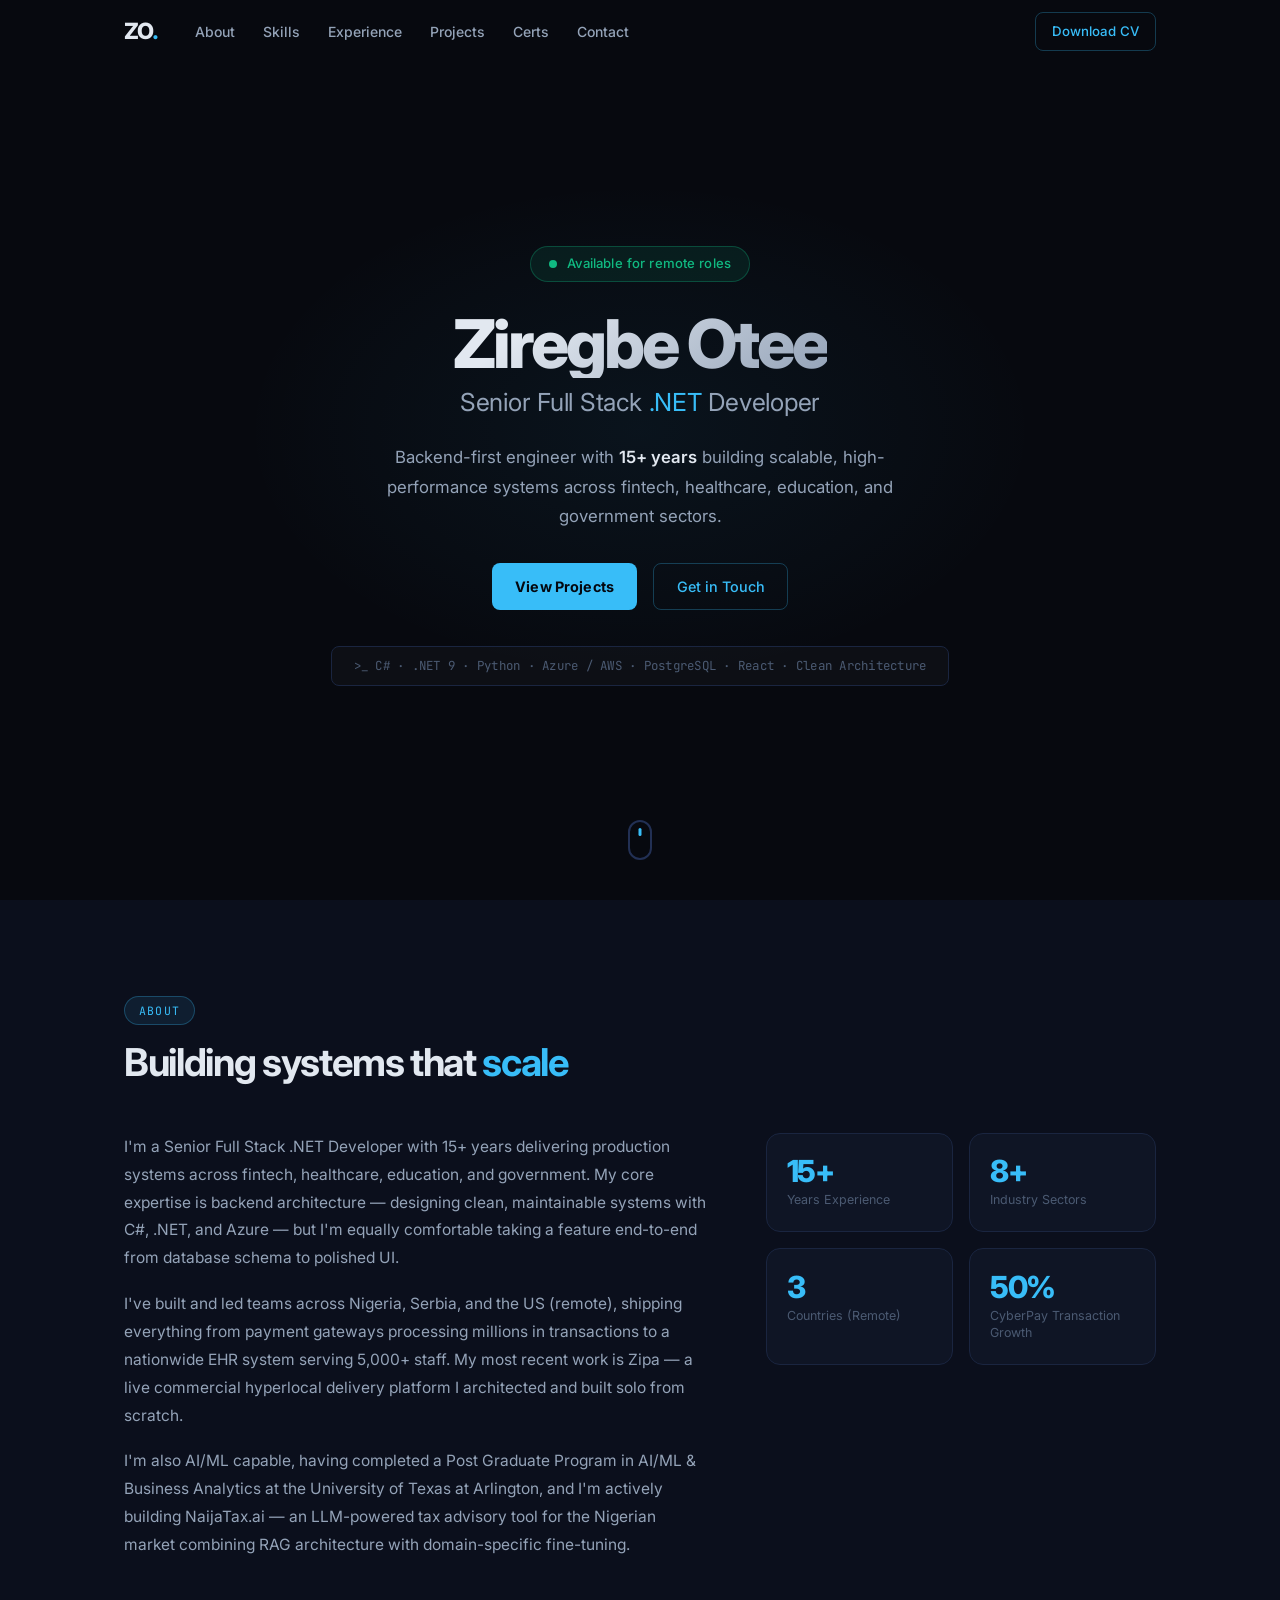
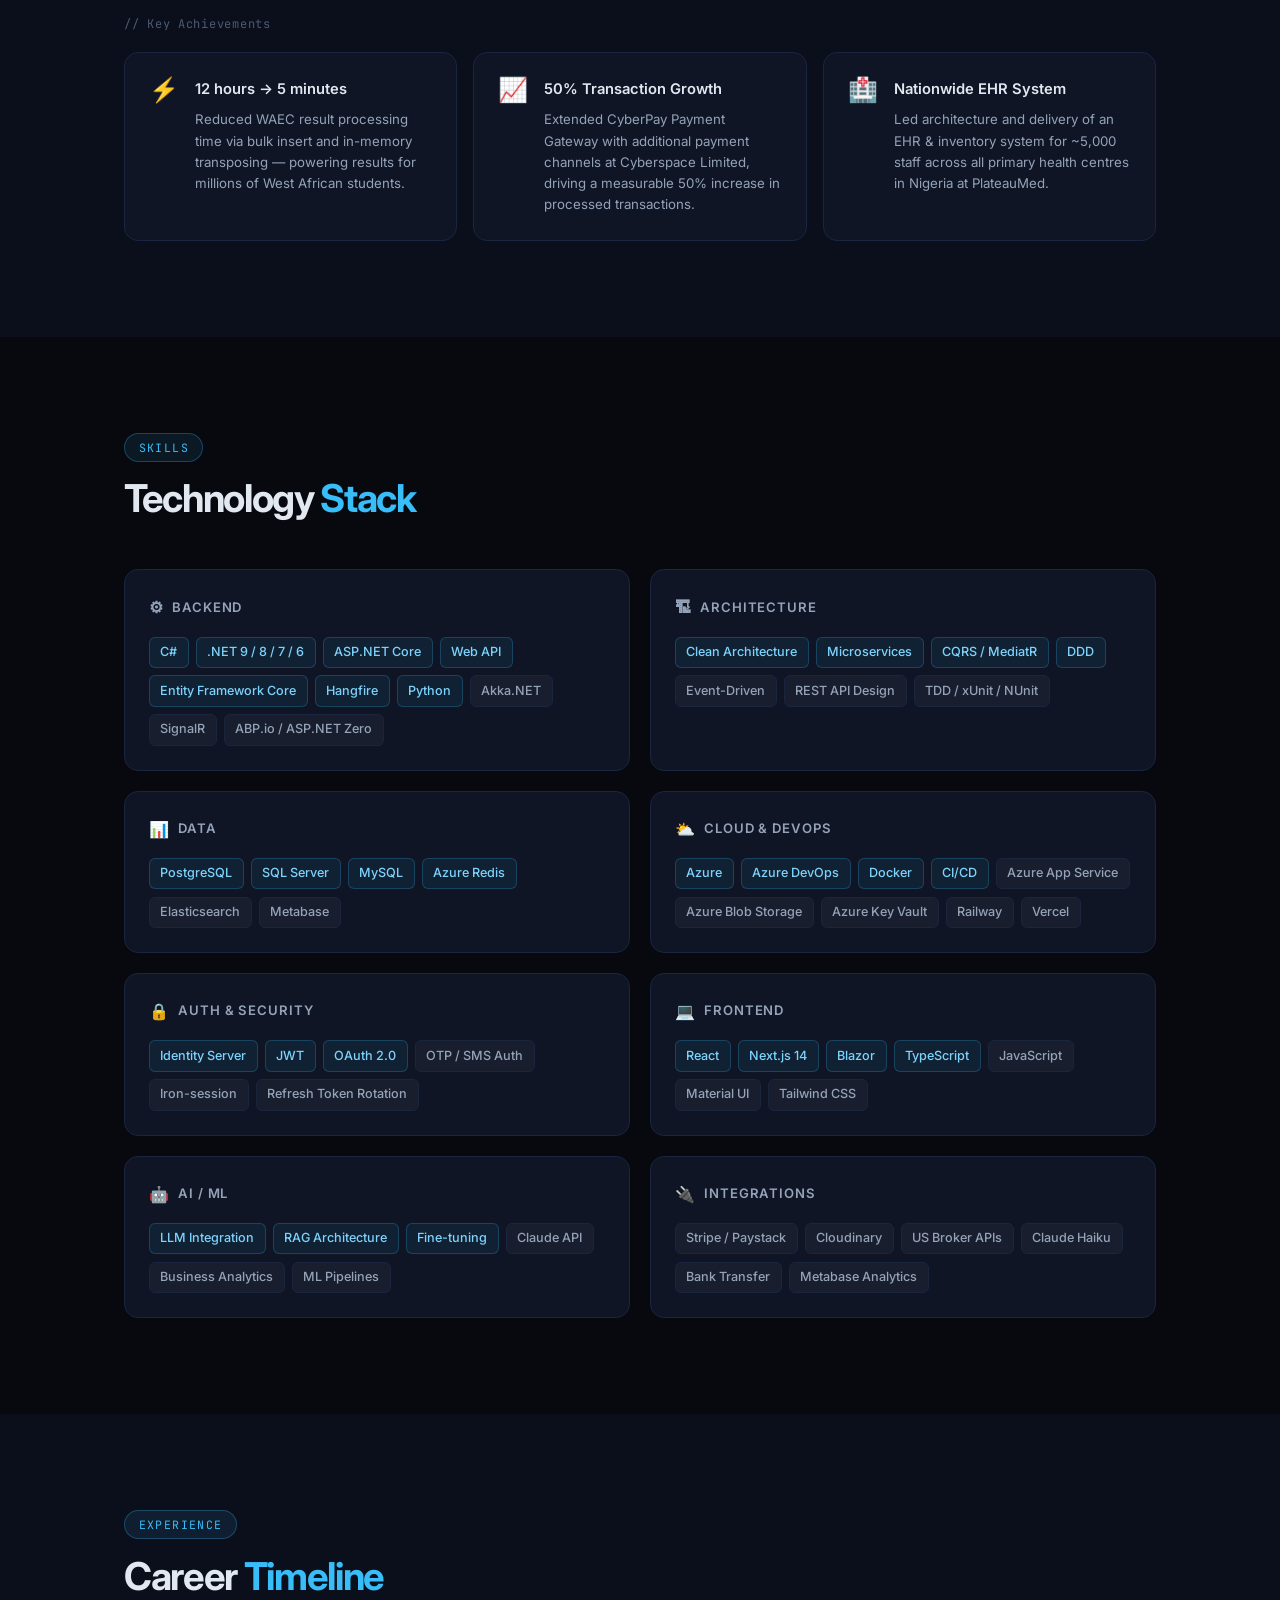
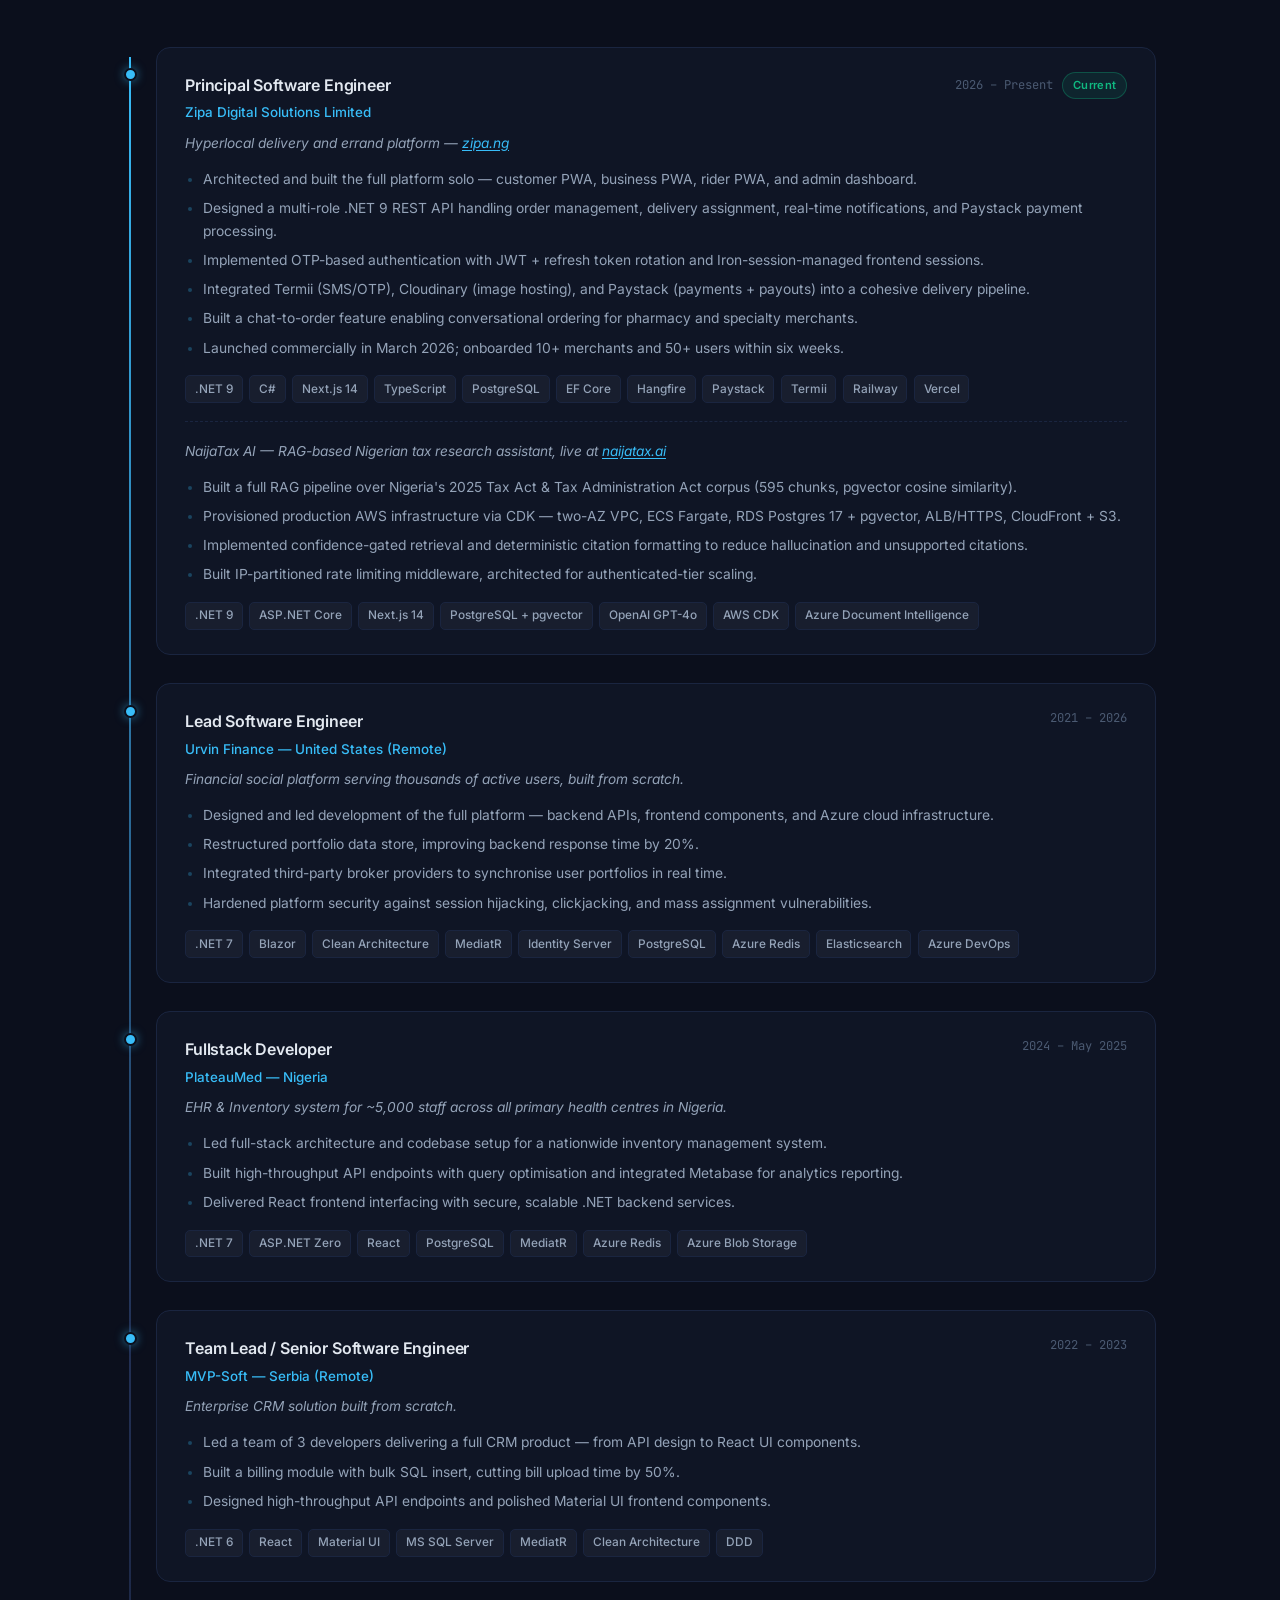
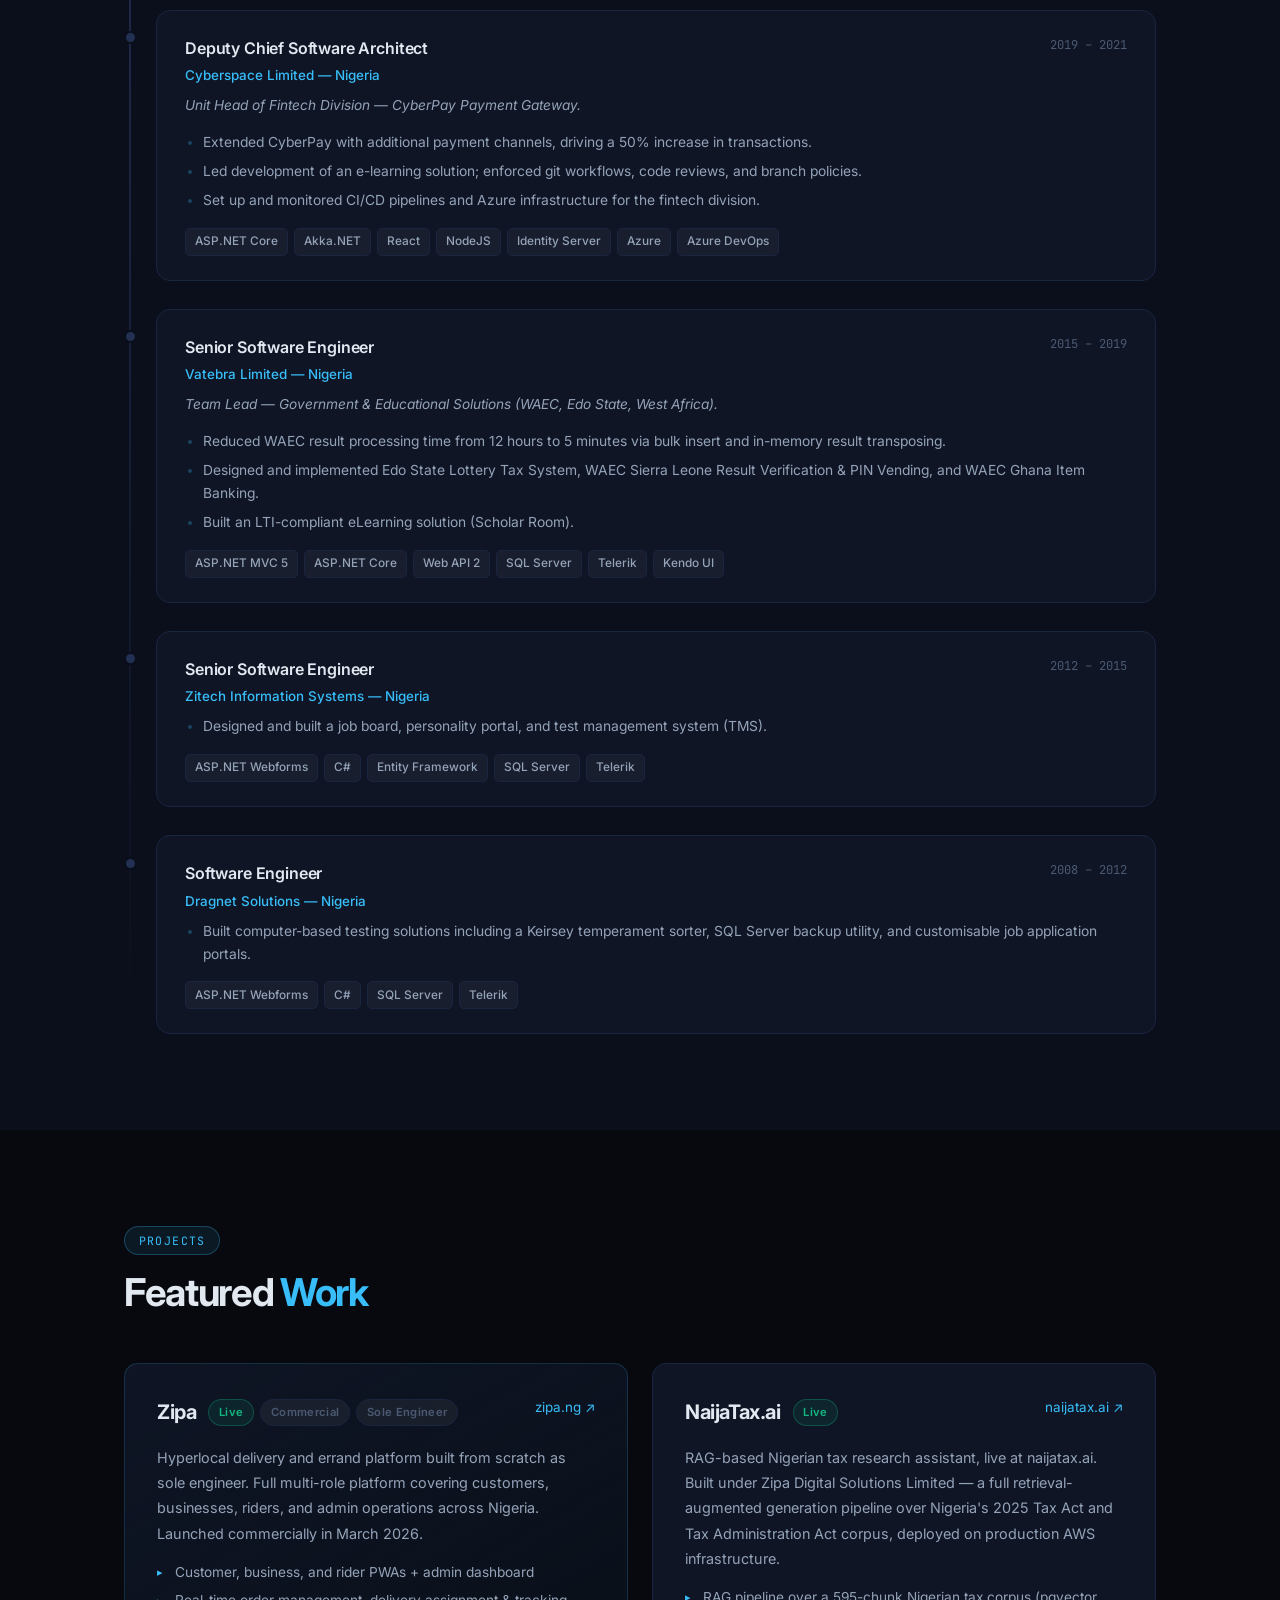
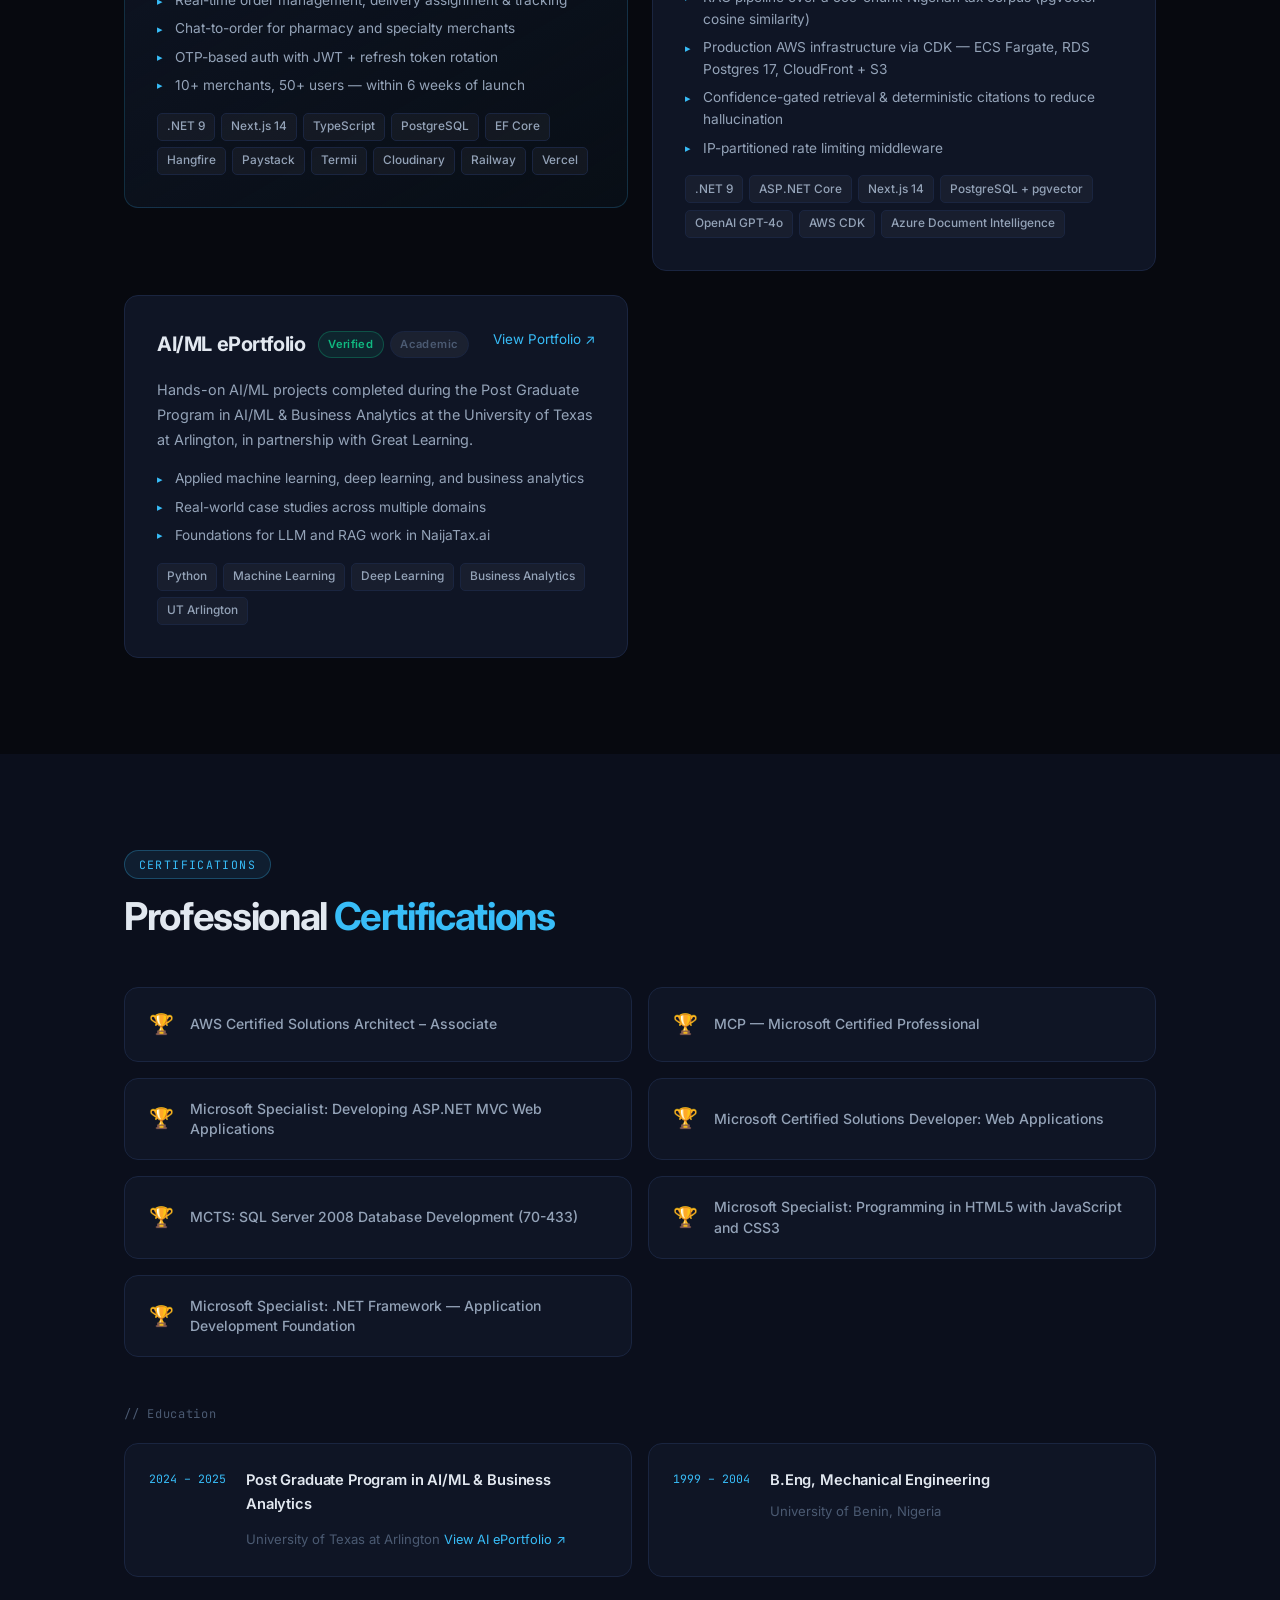
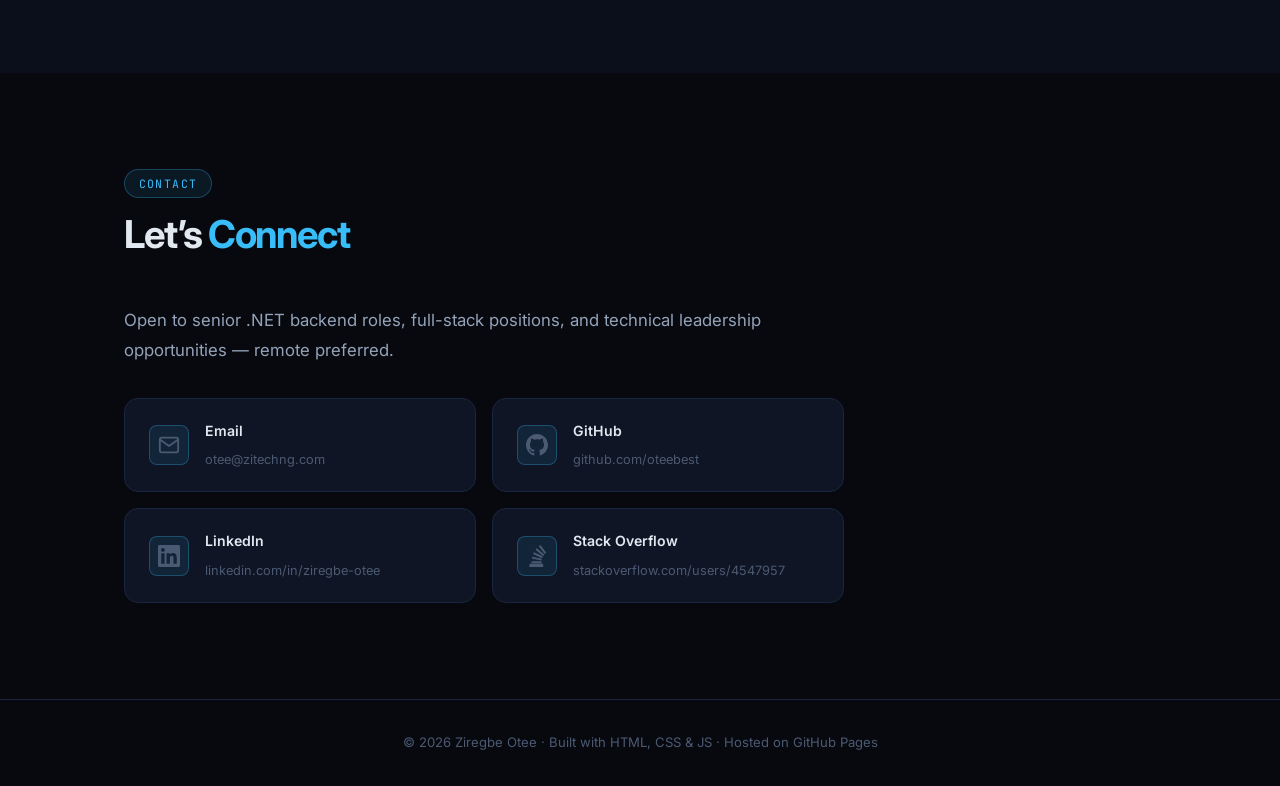
<file: index.html>
<!DOCTYPE html>
<html lang="en">
<head>
  <meta charset="UTF-8" />
  <meta name="viewport" content="width=device-width, initial-scale=1.0" />
  <meta name="description" content="Ziregbe Otee — Senior Full Stack .NET Developer with 15+ years building scalable systems in fintech, healthcare, and government sectors." />
  <meta property="og:title" content="Ziregbe Otee | Senior .NET Developer" />
  <meta property="og:description" content="Backend-first engineer specialising in C#, .NET, Azure, and clean architecture. Built live platforms serving real users across Nigeria and the US." />
  <meta property="og:type" content="website" />
  <meta name="google-site-verification" content="_x-bw4hzz89akofxD9hmZKyRz_i-U0UBUmwr-egbogo" />
  <title>Ziregbe Otee | Senior .NET Developer</title>
  <link rel="preconnect" href="https://fonts.googleapis.com" />
  <link rel="preconnect" href="https://fonts.gstatic.com" crossorigin />
  <link href="https://fonts.googleapis.com/css2?family=Inter:wght@300;400;500;600;700;800&family=JetBrains+Mono:wght@400;500&display=swap" rel="stylesheet" />
  <link rel="stylesheet" href="style.css" />
</head>
<body>

  <!-- ===== NAVBAR ===== -->
  <nav id="navbar">
    <div class="nav-container">
      <a href="#hero" class="nav-logo">ZO<span class="accent">.</span></a>
      <ul class="nav-links">
        <li><a href="#about">About</a></li>
        <li><a href="#skills">Skills</a></li>
        <li><a href="#experience">Experience</a></li>
        <li><a href="#projects">Projects</a></li>
        <li><a href="#certifications">Certs</a></li>
        <li><a href="#contact">Contact</a></li>
      </ul>
      <a href="Ziregbe Otee.pdf" class="btn btn-sm btn-outline" target="_blank" rel="noopener noreferrer">Download CV</a>
      <button class="nav-toggle" id="navToggle" aria-label="Toggle navigation menu">
        <span></span><span></span><span></span>
      </button>
    </div>
  </nav>

  <!-- ===== MOBILE MENU ===== -->
  <div class="mobile-menu" id="mobileMenu" aria-hidden="true">
    <ul>
      <li><a href="#about">About</a></li>
      <li><a href="#skills">Skills</a></li>
      <li><a href="#experience">Experience</a></li>
      <li><a href="#projects">Projects</a></li>
      <li><a href="#certifications">Certifications</a></li>
      <li><a href="#contact">Contact</a></li>
      <li><a href="Ziregbe Otee.pdf" target="_blank" rel="noopener noreferrer">Download CV</a></li>
    </ul>
  </div>

  <!-- ===== HERO ===== -->
  <section id="hero">
    <canvas id="particles"></canvas>
    <div class="hero-content">
      <div class="hero-badge animate">
        <span class="pulse-dot"></span>
        Available for remote roles
      </div>
      <h1 class="animate animate-delay-1">
        <span class="hero-name">Ziregbe Otee</span>
        <span class="hero-title">Senior Full Stack <span class="accent">.NET</span> Developer</span>
      </h1>
      <p class="hero-subtitle animate animate-delay-2">
        Backend-first engineer with <strong>15+ years</strong> building scalable, high-performance
        systems across fintech, healthcare, education, and government sectors.
      </p>
      <div class="hero-cta animate animate-delay-3">
        <a href="#projects" class="btn btn-primary">View Projects</a>
        <a href="#contact" class="btn btn-outline">Get in Touch</a>
      </div>
      <div class="hero-tech animate animate-delay-3">
        <span class="mono">&gt;_ C# &middot; .NET 9 &middot; Python &middot; Azure / AWS &middot; PostgreSQL &middot; React &middot; Clean Architecture</span>
      </div>
    </div>
    <div class="hero-scroll">
      <div class="scroll-indicator"></div>
    </div>
  </section>

  <!-- ===== ABOUT ===== -->
  <section id="about">
    <div class="container">
      <div class="section-header animate">
        <span class="section-tag">About</span>
        <h2>Building systems that <span class="accent">scale</span></h2>
      </div>
      <div class="about-grid">
        <div class="about-text animate">
          <p>I'm a Senior Full Stack .NET Developer with 15+ years delivering production systems across fintech, healthcare, education, and government. My core expertise is backend architecture — designing clean, maintainable systems with C#, .NET, and Azure — but I'm equally comfortable taking a feature end-to-end from database schema to polished UI.</p>
          <p>I've built and led teams across Nigeria, Serbia, and the US (remote), shipping everything from payment gateways processing millions in transactions to a nationwide EHR system serving 5,000+ staff. My most recent work is Zipa — a live commercial hyperlocal delivery platform I architected and built solo from scratch.</p>
          <p>I'm also AI/ML capable, having completed a Post Graduate Program in AI/ML &amp; Business Analytics at the University of Texas at Arlington, and I'm actively building NaijaTax.ai — an LLM-powered tax advisory tool for the Nigerian market combining RAG architecture with domain-specific fine-tuning.</p>
        </div>
        <div class="about-stats animate animate-delay-1">
          <div class="stat-card">
            <span class="stat-number">15+</span>
            <span class="stat-label">Years Experience</span>
          </div>
          <div class="stat-card">
            <span class="stat-number">8+</span>
            <span class="stat-label">Industry Sectors</span>
          </div>
          <div class="stat-card">
            <span class="stat-number">3</span>
            <span class="stat-label">Countries (Remote)</span>
          </div>
          <div class="stat-card">
            <span class="stat-number">50%</span>
            <span class="stat-label">CyberPay Transaction Growth</span>
          </div>
        </div>
      </div>

      <div class="achievements animate">
        <div class="achievements-label mono">// Key Achievements</div>
        <div class="achievement-grid">
          <div class="achievement-card">
            <div class="achievement-icon">&#9889;</div>
            <div class="achievement-body">
              <strong>12 hours &rarr; 5 minutes</strong>
              <p>Reduced WAEC result processing time via bulk insert and in-memory transposing — powering results for millions of West African students.</p>
            </div>
          </div>
          <div class="achievement-card">
            <div class="achievement-icon">&#128200;</div>
            <div class="achievement-body">
              <strong>50% Transaction Growth</strong>
              <p>Extended CyberPay Payment Gateway with additional payment channels at Cyberspace Limited, driving a measurable 50% increase in processed transactions.</p>
            </div>
          </div>
          <div class="achievement-card">
            <div class="achievement-icon">&#127973;</div>
            <div class="achievement-body">
              <strong>Nationwide EHR System</strong>
              <p>Led architecture and delivery of an EHR &amp; inventory system for ~5,000 staff across all primary health centres in Nigeria at PlateauMed.</p>
            </div>
          </div>
        </div>
      </div>
    </div>
  </section>

  <!-- ===== SKILLS ===== -->
  <section id="skills">
    <div class="container">
      <div class="section-header animate">
        <span class="section-tag">Skills</span>
        <h2>Technology <span class="accent">Stack</span></h2>
      </div>
      <div class="skills-grid">

        <div class="skill-group animate">
          <h4><span class="skill-icon">&#9881;</span> Backend</h4>
          <div class="tags">
            <span class="tag tag-primary">C#</span>
            <span class="tag tag-primary">.NET 9 / 8 / 7 / 6</span>
            <span class="tag tag-primary">ASP.NET Core</span>
            <span class="tag tag-primary">Web API</span>
            <span class="tag tag-primary">Entity Framework Core</span>
            <span class="tag tag-primary">Hangfire</span>
            <span class="tag tag-primary">Python</span>
            <span class="tag">Akka.NET</span>
            <span class="tag">SignalR</span>
            <span class="tag">ABP.io / ASP.NET Zero</span>
          </div>
        </div>

        <div class="skill-group animate animate-delay-1">
          <h4><span class="skill-icon">&#127959;</span> Architecture</h4>
          <div class="tags">
            <span class="tag tag-primary">Clean Architecture</span>
            <span class="tag tag-primary">Microservices</span>
            <span class="tag tag-primary">CQRS / MediatR</span>
            <span class="tag tag-primary">DDD</span>
            <span class="tag">Event-Driven</span>
            <span class="tag">REST API Design</span>
            <span class="tag">TDD / xUnit / NUnit</span>
          </div>
        </div>

        <div class="skill-group animate">
          <h4><span class="skill-icon">&#128202;</span> Data</h4>
          <div class="tags">
            <span class="tag tag-primary">PostgreSQL</span>
            <span class="tag tag-primary">SQL Server</span>
            <span class="tag tag-primary">MySQL</span>
            <span class="tag tag-primary">Azure Redis</span>
            <span class="tag">Elasticsearch</span>
            <span class="tag">Metabase</span>
          </div>
        </div>

        <div class="skill-group animate animate-delay-1">
          <h4><span class="skill-icon">&#9925;</span> Cloud &amp; DevOps</h4>
          <div class="tags">
            <span class="tag tag-primary">Azure</span>
            <span class="tag tag-primary">Azure DevOps</span>
            <span class="tag tag-primary">Docker</span>
            <span class="tag tag-primary">CI/CD</span>
            <span class="tag">Azure App Service</span>
            <span class="tag">Azure Blob Storage</span>
            <span class="tag">Azure Key Vault</span>
            <span class="tag">Railway</span>
            <span class="tag">Vercel</span>
          </div>
        </div>

        <div class="skill-group animate">
          <h4><span class="skill-icon">&#128274;</span> Auth &amp; Security</h4>
          <div class="tags">
            <span class="tag tag-primary">Identity Server</span>
            <span class="tag tag-primary">JWT</span>
            <span class="tag tag-primary">OAuth 2.0</span>
            <span class="tag">OTP / SMS Auth</span>
            <span class="tag">Iron-session</span>
            <span class="tag">Refresh Token Rotation</span>
          </div>
        </div>

        <div class="skill-group animate animate-delay-1">
          <h4><span class="skill-icon">&#128187;</span> Frontend</h4>
          <div class="tags">
            <span class="tag tag-primary">React</span>
            <span class="tag tag-primary">Next.js 14</span>
            <span class="tag tag-primary">Blazor</span>
            <span class="tag tag-primary">TypeScript</span>
            <span class="tag">JavaScript</span>
            <span class="tag">Material UI</span>
            <span class="tag">Tailwind CSS</span>
          </div>
        </div>

        <div class="skill-group animate">
          <h4><span class="skill-icon">&#129302;</span> AI / ML</h4>
          <div class="tags">
            <span class="tag tag-primary">LLM Integration</span>
            <span class="tag tag-primary">RAG Architecture</span>
            <span class="tag tag-primary">Fine-tuning</span>
            <span class="tag">Claude API</span>
            <span class="tag">Business Analytics</span>
            <span class="tag">ML Pipelines</span>
          </div>
        </div>

        <div class="skill-group animate animate-delay-1">
          <h4><span class="skill-icon">&#128268;</span> Integrations</h4>
          <div class="tags">
            <span class="tag">Stripe / Paystack</span>
            <span class="tag">Cloudinary</span>
            <span class="tag">US Broker APIs</span>
            <span class="tag">Claude Haiku</span>
            <span class="tag">Bank Transfer</span>
            <span class="tag">Metabase Analytics</span>
          </div>
        </div>

      </div>
    </div>
  </section>

  <!-- ===== EXPERIENCE ===== -->
  <section id="experience">
    <div class="container">
      <div class="section-header animate">
        <span class="section-tag">Experience</span>
        <h2>Career <span class="accent">Timeline</span></h2>
      </div>
      <div class="timeline">

        <div class="timeline-item animate">
          <div class="timeline-marker marker-accent"></div>
          <div class="timeline-card">
            <div class="timeline-header">
              <div class="timeline-role">
                <h3>Principal Software Engineer</h3>
                <span class="company">Zipa Digital Solutions Limited</span>
              </div>
              <div class="timeline-meta">
                <span class="period">2026 &ndash; Present</span>
                <span class="badge badge-green">Current</span>
              </div>
            </div>
            <p class="timeline-context">Hyperlocal delivery and errand platform &mdash;
              <a href="https://zipa.ng" target="_blank" rel="noopener noreferrer">zipa.ng</a>
            </p>
            <ul class="timeline-bullets">
              <li>Architected and built the full platform solo &mdash; customer PWA, business PWA, rider PWA, and admin dashboard.</li>
              <li>Designed a multi-role .NET 9 REST API handling order management, delivery assignment, real-time notifications, and Paystack payment processing.</li>
              <li>Implemented OTP-based authentication with JWT + refresh token rotation and Iron-session-managed frontend sessions.</li>
              <li>Integrated Termii (SMS/OTP), Cloudinary (image hosting), and Paystack (payments + payouts) into a cohesive delivery pipeline.</li>
              <li>Built a chat-to-order feature enabling conversational ordering for pharmacy and specialty merchants.</li>
              <li>Launched commercially in March 2026; onboarded 10+ merchants and 50+ users within six weeks.</li>
            </ul>
            <div class="stack-tags">
              <span class="tag tag-sm">.NET 9</span>
              <span class="tag tag-sm">C#</span>
              <span class="tag tag-sm">Next.js 14</span>
              <span class="tag tag-sm">TypeScript</span>
              <span class="tag tag-sm">PostgreSQL</span>
              <span class="tag tag-sm">EF Core</span>
              <span class="tag tag-sm">Hangfire</span>
              <span class="tag tag-sm">Paystack</span>
              <span class="tag tag-sm">Termii</span>
              <span class="tag tag-sm">Railway</span>
              <span class="tag tag-sm">Vercel</span>
            </div>
            <div class="timeline-subproject">
              <p class="timeline-context">
                NaijaTax AI &mdash; RAG-based Nigerian tax research assistant, live at
                <a href="https://naijatax.ai" target="_blank" rel="noopener noreferrer">naijatax.ai</a>
              </p>
              <ul class="timeline-bullets">
                <li>Built a full RAG pipeline over Nigeria's 2025 Tax Act &amp; Tax Administration Act corpus (595 chunks, pgvector cosine similarity).</li>
                <li>Provisioned production AWS infrastructure via CDK &mdash; two-AZ VPC, ECS Fargate, RDS Postgres 17 + pgvector, ALB/HTTPS, CloudFront + S3.</li>
                <li>Implemented confidence-gated retrieval and deterministic citation formatting to reduce hallucination and unsupported citations.</li>
                <li>Built IP-partitioned rate limiting middleware, architected for authenticated-tier scaling.</li>
              </ul>
              <div class="stack-tags">
                <span class="tag tag-sm">.NET 9</span>
                <span class="tag tag-sm">ASP.NET Core</span>
                <span class="tag tag-sm">Next.js 14</span>
                <span class="tag tag-sm">PostgreSQL + pgvector</span>
                <span class="tag tag-sm">OpenAI GPT-4o</span>
                <span class="tag tag-sm">AWS CDK</span>
                <span class="tag tag-sm">Azure Document Intelligence</span>
              </div>
            </div>
          </div>
        </div>

        <div class="timeline-item animate">
          <div class="timeline-marker marker-accent"></div>
          <div class="timeline-card">
            <div class="timeline-header">
              <div class="timeline-role">
                <h3>Lead Software Engineer</h3>
                <span class="company">Urvin Finance &mdash; United States (Remote)</span>
              </div>
              <div class="timeline-meta">
                <span class="period">2021 &ndash; 2026</span>
              </div>
            </div>
            <p class="timeline-context">Financial social platform serving thousands of active users, built from scratch.</p>
            <ul class="timeline-bullets">
              <li>Designed and led development of the full platform &mdash; backend APIs, frontend components, and Azure cloud infrastructure.</li>
              <li>Restructured portfolio data store, improving backend response time by 20%.</li>
              <li>Integrated third-party broker providers to synchronise user portfolios in real time.</li>
              <li>Hardened platform security against session hijacking, clickjacking, and mass assignment vulnerabilities.</li>
            </ul>
            <div class="stack-tags">
              <span class="tag tag-sm">.NET 7</span>
              <span class="tag tag-sm">Blazor</span>
              <span class="tag tag-sm">Clean Architecture</span>
              <span class="tag tag-sm">MediatR</span>
              <span class="tag tag-sm">Identity Server</span>
              <span class="tag tag-sm">PostgreSQL</span>
              <span class="tag tag-sm">Azure Redis</span>
              <span class="tag tag-sm">Elasticsearch</span>
              <span class="tag tag-sm">Azure DevOps</span>
            </div>
          </div>
        </div>

        <div class="timeline-item animate">
          <div class="timeline-marker marker-accent"></div>
          <div class="timeline-card">
            <div class="timeline-header">
              <div class="timeline-role">
                <h3>Fullstack Developer</h3>
                <span class="company">PlateauMed &mdash; Nigeria</span>
              </div>
              <div class="timeline-meta">
                <span class="period">2024 &ndash; May 2025</span>
              </div>
            </div>
            <p class="timeline-context">EHR &amp; Inventory system for ~5,000 staff across all primary health centres in Nigeria.</p>
            <ul class="timeline-bullets">
              <li>Led full-stack architecture and codebase setup for a nationwide inventory management system.</li>
              <li>Built high-throughput API endpoints with query optimisation and integrated Metabase for analytics reporting.</li>
              <li>Delivered React frontend interfacing with secure, scalable .NET backend services.</li>
            </ul>
            <div class="stack-tags">
              <span class="tag tag-sm">.NET 7</span>
              <span class="tag tag-sm">ASP.NET Zero</span>
              <span class="tag tag-sm">React</span>
              <span class="tag tag-sm">PostgreSQL</span>
              <span class="tag tag-sm">MediatR</span>
              <span class="tag tag-sm">Azure Redis</span>
              <span class="tag tag-sm">Azure Blob Storage</span>
            </div>
          </div>
        </div>

        <div class="timeline-item animate">
          <div class="timeline-marker marker-accent"></div>
          <div class="timeline-card">
            <div class="timeline-header">
              <div class="timeline-role">
                <h3>Team Lead / Senior Software Engineer</h3>
                <span class="company">MVP-Soft &mdash; Serbia (Remote)</span>
              </div>
              <div class="timeline-meta">
                <span class="period">2022 &ndash; 2023</span>
              </div>
            </div>
            <p class="timeline-context">Enterprise CRM solution built from scratch.</p>
            <ul class="timeline-bullets">
              <li>Led a team of 3 developers delivering a full CRM product &mdash; from API design to React UI components.</li>
              <li>Built a billing module with bulk SQL insert, cutting bill upload time by 50%.</li>
              <li>Designed high-throughput API endpoints and polished Material UI frontend components.</li>
            </ul>
            <div class="stack-tags">
              <span class="tag tag-sm">.NET 6</span>
              <span class="tag tag-sm">React</span>
              <span class="tag tag-sm">Material UI</span>
              <span class="tag tag-sm">MS SQL Server</span>
              <span class="tag tag-sm">MediatR</span>
              <span class="tag tag-sm">Clean Architecture</span>
              <span class="tag tag-sm">DDD</span>
            </div>
          </div>
        </div>

        <div class="timeline-item animate">
          <div class="timeline-marker marker-dim"></div>
          <div class="timeline-card">
            <div class="timeline-header">
              <div class="timeline-role">
                <h3>Deputy Chief Software Architect</h3>
                <span class="company">Cyberspace Limited &mdash; Nigeria</span>
              </div>
              <div class="timeline-meta">
                <span class="period">2019 &ndash; 2021</span>
              </div>
            </div>
            <p class="timeline-context">Unit Head of Fintech Division &mdash; CyberPay Payment Gateway.</p>
            <ul class="timeline-bullets">
              <li>Extended CyberPay with additional payment channels, driving a 50% increase in transactions.</li>
              <li>Led development of an e-learning solution; enforced git workflows, code reviews, and branch policies.</li>
              <li>Set up and monitored CI/CD pipelines and Azure infrastructure for the fintech division.</li>
            </ul>
            <div class="stack-tags">
              <span class="tag tag-sm">ASP.NET Core</span>
              <span class="tag tag-sm">Akka.NET</span>
              <span class="tag tag-sm">React</span>
              <span class="tag tag-sm">NodeJS</span>
              <span class="tag tag-sm">Identity Server</span>
              <span class="tag tag-sm">Azure</span>
              <span class="tag tag-sm">Azure DevOps</span>
            </div>
          </div>
        </div>

        <div class="timeline-item animate">
          <div class="timeline-marker marker-dim"></div>
          <div class="timeline-card">
            <div class="timeline-header">
              <div class="timeline-role">
                <h3>Senior Software Engineer</h3>
                <span class="company">Vatebra Limited &mdash; Nigeria</span>
              </div>
              <div class="timeline-meta">
                <span class="period">2015 &ndash; 2019</span>
              </div>
            </div>
            <p class="timeline-context">Team Lead &mdash; Government &amp; Educational Solutions (WAEC, Edo State, West Africa).</p>
            <ul class="timeline-bullets">
              <li>Reduced WAEC result processing time from 12 hours to 5 minutes via bulk insert and in-memory result transposing.</li>
              <li>Designed and implemented Edo State Lottery Tax System, WAEC Sierra Leone Result Verification &amp; PIN Vending, and WAEC Ghana Item Banking.</li>
              <li>Built an LTI-compliant eLearning solution (Scholar Room).</li>
            </ul>
            <div class="stack-tags">
              <span class="tag tag-sm">ASP.NET MVC 5</span>
              <span class="tag tag-sm">ASP.NET Core</span>
              <span class="tag tag-sm">Web API 2</span>
              <span class="tag tag-sm">SQL Server</span>
              <span class="tag tag-sm">Telerik</span>
              <span class="tag tag-sm">Kendo UI</span>
            </div>
          </div>
        </div>

        <div class="timeline-item animate">
          <div class="timeline-marker marker-dim"></div>
          <div class="timeline-card">
            <div class="timeline-header">
              <div class="timeline-role">
                <h3>Senior Software Engineer</h3>
                <span class="company">Zitech Information Systems &mdash; Nigeria</span>
              </div>
              <div class="timeline-meta">
                <span class="period">2012 &ndash; 2015</span>
              </div>
            </div>
            <ul class="timeline-bullets">
              <li>Designed and built a job board, personality portal, and test management system (TMS).</li>
            </ul>
            <div class="stack-tags">
              <span class="tag tag-sm">ASP.NET Webforms</span>
              <span class="tag tag-sm">C#</span>
              <span class="tag tag-sm">Entity Framework</span>
              <span class="tag tag-sm">SQL Server</span>
              <span class="tag tag-sm">Telerik</span>
            </div>
          </div>
        </div>

        <div class="timeline-item animate">
          <div class="timeline-marker marker-dim"></div>
          <div class="timeline-card">
            <div class="timeline-header">
              <div class="timeline-role">
                <h3>Software Engineer</h3>
                <span class="company">Dragnet Solutions &mdash; Nigeria</span>
              </div>
              <div class="timeline-meta">
                <span class="period">2008 &ndash; 2012</span>
              </div>
            </div>
            <ul class="timeline-bullets">
              <li>Built computer-based testing solutions including a Keirsey temperament sorter, SQL Server backup utility, and customisable job application portals.</li>
            </ul>
            <div class="stack-tags">
              <span class="tag tag-sm">ASP.NET Webforms</span>
              <span class="tag tag-sm">C#</span>
              <span class="tag tag-sm">SQL Server</span>
              <span class="tag tag-sm">Telerik</span>
            </div>
          </div>
        </div>

      </div>
    </div>
  </section>

  <!-- ===== PROJECTS ===== -->
  <section id="projects">
    <div class="container">
      <div class="section-header animate">
        <span class="section-tag">Projects</span>
        <h2>Featured <span class="accent">Work</span></h2>
      </div>
      <div class="projects-grid">

        <div class="project-card project-featured animate">
          <div class="project-header">
            <div class="project-title-row">
              <h3>Zipa</h3>
              <div class="project-badges">
                <span class="badge badge-green">Live</span>
                <span class="badge">Commercial</span>
                <span class="badge">Sole Engineer</span>
              </div>
            </div>
            <a href="https://zipa.ng" target="_blank" rel="noopener noreferrer" class="project-link">
              zipa.ng &#8599;
            </a>
          </div>
          <p class="project-description">
            Hyperlocal delivery and errand platform built from scratch as sole engineer. Full multi-role platform covering customers, businesses, riders, and admin operations across Nigeria. Launched commercially in March 2026.
          </p>
          <ul class="project-highlights">
            <li>Customer, business, and rider PWAs + admin dashboard</li>
            <li>Real-time order management, delivery assignment &amp; tracking</li>
            <li>Chat-to-order for pharmacy and specialty merchants</li>
            <li>OTP-based auth with JWT + refresh token rotation</li>
            <li>10+ merchants, 50+ users &mdash; within 6 weeks of launch</li>
          </ul>
          <div class="stack-tags">
            <span class="tag tag-sm">.NET 9</span>
            <span class="tag tag-sm">Next.js 14</span>
            <span class="tag tag-sm">TypeScript</span>
            <span class="tag tag-sm">PostgreSQL</span>
            <span class="tag tag-sm">EF Core</span>
            <span class="tag tag-sm">Hangfire</span>
            <span class="tag tag-sm">Paystack</span>
            <span class="tag tag-sm">Termii</span>
            <span class="tag tag-sm">Cloudinary</span>
            <span class="tag tag-sm">Railway</span>
            <span class="tag tag-sm">Vercel</span>
          </div>
        </div>

        <div class="project-card animate animate-delay-1">
          <div class="project-header">
            <div class="project-title-row">
              <h3>NaijaTax.ai</h3>
              <div class="project-badges">
                <span class="badge badge-green">Live</span>
              </div>
            </div>
            <a href="https://naijatax.ai" target="_blank" rel="noopener noreferrer" class="project-link">
              naijatax.ai &#8599;
            </a>
          </div>
          <p class="project-description">
            RAG-based Nigerian tax research assistant, live at naijatax.ai. Built under Zipa Digital Solutions Limited &mdash; a full retrieval-augmented generation pipeline over Nigeria's 2025 Tax Act and Tax Administration Act corpus, deployed on production AWS infrastructure.
          </p>
          <ul class="project-highlights">
            <li>RAG pipeline over a 595-chunk Nigerian tax corpus (pgvector cosine similarity)</li>
            <li>Production AWS infrastructure via CDK &mdash; ECS Fargate, RDS Postgres 17, CloudFront + S3</li>
            <li>Confidence-gated retrieval &amp; deterministic citations to reduce hallucination</li>
            <li>IP-partitioned rate limiting middleware</li>
          </ul>
          <div class="stack-tags">
            <span class="tag tag-sm">.NET 9</span>
            <span class="tag tag-sm">ASP.NET Core</span>
            <span class="tag tag-sm">Next.js 14</span>
            <span class="tag tag-sm">PostgreSQL + pgvector</span>
            <span class="tag tag-sm">OpenAI GPT-4o</span>
            <span class="tag tag-sm">AWS CDK</span>
            <span class="tag tag-sm">Azure Document Intelligence</span>
          </div>
        </div>

        <div class="project-card animate animate-delay-2">
          <div class="project-header">
            <div class="project-title-row">
              <h3>AI/ML ePortfolio</h3>
              <div class="project-badges">
                <span class="badge badge-green">Verified</span>
                <span class="badge">Academic</span>
              </div>
            </div>
            <a href="https://www.mygreatlearning.com/eportfolio/ziregbe-otee" target="_blank" rel="noopener noreferrer" class="project-link">View Portfolio &#8599;</a>
          </div>
          <p class="project-description">
            Hands-on AI/ML projects completed during the Post Graduate Program in AI/ML &amp; Business Analytics at the University of Texas at Arlington, in partnership with Great Learning.
          </p>
          <ul class="project-highlights">
            <li>Applied machine learning, deep learning, and business analytics</li>
            <li>Real-world case studies across multiple domains</li>
            <li>Foundations for LLM and RAG work in NaijaTax.ai</li>
          </ul>
          <div class="stack-tags">
            <span class="tag tag-sm">Python</span>
            <span class="tag tag-sm">Machine Learning</span>
            <span class="tag tag-sm">Deep Learning</span>
            <span class="tag tag-sm">Business Analytics</span>
            <span class="tag tag-sm">UT Arlington</span>
          </div>
        </div>

      </div>
    </div>
  </section>

  <!-- ===== CERTIFICATIONS ===== -->
  <section id="certifications">
    <div class="container">
      <div class="section-header animate">
        <span class="section-tag">Certifications</span>
        <h2>Professional <span class="accent">Certifications</span></h2>
      </div>
      <div class="cert-grid animate">
        <div class="cert-card">
          <div class="cert-icon">&#127942;</div>
          <h4>AWS Certified Solutions Architect &ndash; Associate</h4>
        </div>
        <div class="cert-card">
          <div class="cert-icon">&#127942;</div>
          <h4>MCP &mdash; Microsoft Certified Professional</h4>
        </div>
        <div class="cert-card">
          <div class="cert-icon">&#127942;</div>
          <h4>Microsoft Specialist: Developing ASP.NET MVC Web Applications</h4>
        </div>
        <div class="cert-card">
          <div class="cert-icon">&#127942;</div>
          <h4>Microsoft Certified Solutions Developer: Web Applications</h4>
        </div>
        <div class="cert-card">
          <div class="cert-icon">&#127942;</div>
          <h4>MCTS: SQL Server 2008 Database Development (70-433)</h4>
        </div>
        <div class="cert-card">
          <div class="cert-icon">&#127942;</div>
          <h4>Microsoft Specialist: Programming in HTML5 with JavaScript and CSS3</h4>
        </div>
        <div class="cert-card">
          <div class="cert-icon">&#127942;</div>
          <h4>Microsoft Specialist: .NET Framework &mdash; Application Development Foundation</h4>
        </div>
      </div>

      <div class="education-section animate">
        <div class="achievements-label mono">// Education</div>
        <div class="education-grid">
          <div class="edu-card">
            <div class="edu-year">2024 &ndash; 2025</div>
            <div class="edu-info">
              <h4>Post Graduate Program in AI/ML &amp; Business Analytics</h4>
              <span>University of Texas at Arlington</span>
              <a href="https://www.mygreatlearning.com/eportfolio/ziregbe-otee" target="_blank" rel="noopener noreferrer" class="edu-link">View AI ePortfolio &#8599;</a>
            </div>
          </div>
          <div class="edu-card">
            <div class="edu-year">1999 &ndash; 2004</div>
            <div class="edu-info">
              <h4>B.Eng, Mechanical Engineering</h4>
              <span>University of Benin, Nigeria</span>
            </div>
          </div>
        </div>
      </div>

    </div>
  </section>

  <!-- ===== CONTACT ===== -->
  <section id="contact">
    <div class="container">
      <div class="section-header animate">
        <span class="section-tag">Contact</span>
        <h2>Let&rsquo;s <span class="accent">Connect</span></h2>
      </div>
      <div class="contact-content animate">
        <p class="contact-intro">
          Open to senior .NET backend roles, full-stack positions, and technical leadership opportunities &mdash; remote preferred.
        </p>
        <div class="contact-links">

          <a href="mailto:otee@zitechng.com" class="contact-card">
            <span class="contact-icon">
              <svg width="22" height="22" viewBox="0 0 24 24" fill="none" stroke="currentColor" stroke-width="2" stroke-linecap="round" stroke-linejoin="round"><path d="M4 4h16c1.1 0 2 .9 2 2v12c0 1.1-.9 2-2 2H4c-1.1 0-2-.9-2-2V6c0-1.1.9-2 2-2z"/><polyline points="22,6 12,13 2,6"/></svg>
            </span>
            <div>
              <strong>Email</strong>
              <span>otee@zitechng.com</span>
            </div>
          </a>

          <a href="https://github.com/oteebest" target="_blank" rel="noopener noreferrer" class="contact-card">
            <span class="contact-icon">
              <svg width="22" height="22" viewBox="0 0 24 24" fill="currentColor"><path d="M12 0C5.374 0 0 5.373 0 12c0 5.302 3.438 9.8 8.207 11.387.599.111.793-.261.793-.577v-2.234c-3.338.726-4.033-1.416-4.033-1.416-.546-1.387-1.333-1.756-1.333-1.756-1.089-.745.083-.729.083-.729 1.205.084 1.839 1.237 1.839 1.237 1.07 1.834 2.807 1.304 3.492.997.107-.775.418-1.305.762-1.604-2.665-.305-5.467-1.334-5.467-5.931 0-1.311.469-2.381 1.236-3.221-.124-.303-.535-1.524.117-3.176 0 0 1.008-.322 3.301 1.23A11.509 11.509 0 0112 5.803c1.02.005 2.047.138 3.006.404 2.291-1.552 3.297-1.23 3.297-1.23.653 1.653.242 2.874.118 3.176.77.84 1.235 1.911 1.235 3.221 0 4.609-2.807 5.624-5.479 5.921.43.372.823 1.102.823 2.222v3.293c0 .319.192.694.801.576C20.566 21.797 24 17.3 24 12c0-6.627-5.373-12-12-12z"/></svg>
            </span>
            <div>
              <strong>GitHub</strong>
              <span>github.com/oteebest</span>
            </div>
          </a>

          <a href="https://linkedin.com/in/ziregbe-otee" target="_blank" rel="noopener noreferrer" class="contact-card">
            <span class="contact-icon">
              <svg width="22" height="22" viewBox="0 0 24 24" fill="currentColor"><path d="M20.447 20.452h-3.554v-5.569c0-1.328-.027-3.037-1.852-3.037-1.853 0-2.136 1.445-2.136 2.939v5.667H9.351V9h3.414v1.561h.046c.477-.9 1.637-1.85 3.37-1.85 3.601 0 4.267 2.37 4.267 5.455v6.286zM5.337 7.433a2.062 2.062 0 01-2.063-2.065 2.064 2.064 0 112.063 2.065zm1.782 13.019H3.555V9h3.564v11.452zM22.225 0H1.771C.792 0 0 .774 0 1.729v20.542C0 23.227.792 24 1.771 24h20.451C23.2 24 24 23.227 24 22.271V1.729C24 .774 23.2 0 22.222 0h.003z"/></svg>
            </span>
            <div>
              <strong>LinkedIn</strong>
              <span>linkedin.com/in/ziregbe-otee</span>
            </div>
          </a>

          <a href="https://stackoverflow.com/users/4547957/ziregbe-otee" target="_blank" rel="noopener noreferrer" class="contact-card">
            <span class="contact-icon">
              <svg width="22" height="22" viewBox="0 0 24 24" fill="currentColor"><path d="M15.725 0l-1.72 1.277 6.39 8.588 1.716-1.277L15.725 0zm-3.94 3.418l-1.369 1.644 8.225 6.87 1.37-1.644-8.226-6.87zm-3.15 4.465l-.905 1.94 9.702 4.517.904-1.94-9.701-4.517zm-1.85 4.86l-.44 2.093 10.473 2.201.44-2.092-10.473-2.202zm-.74 4.978V20h10.96v-2.28H6.045zm-2.265 2.722H18.73V24H3.78v-7.557z"/></svg>
            </span>
            <div>
              <strong>Stack Overflow</strong>
              <span>stackoverflow.com/users/4547957</span>
            </div>
          </a>

        </div>
      </div>
    </div>
  </section>

  <!-- ===== FOOTER ===== -->
  <footer>
    <div class="container">
      <p>&copy; 2026 Ziregbe Otee &middot; Built with HTML, CSS &amp; JS &middot; Hosted on GitHub Pages</p>
    </div>
  </footer>

  <script src="script.js"></script>
</body>
</html>
</file>
<file: style.css>
/* =============================================
   ZIREGBE OTEE — PORTFOLIO
   Dark professional theme
   ============================================= */

/* ===== VARIABLES ===== */
:root {
  --bg-primary:    #07090f;
  --bg-secondary:  #0b0f1c;
  --bg-card:       #0f1525;
  --bg-card-hover: #141c30;
  --border:        #1a2540;
  --border-light:  #223054;
  --accent:        #38bdf8;
  --accent-dim:    rgba(56, 189, 248, 0.09);
  --accent-border: rgba(56, 189, 248, 0.28);
  --accent-glow:   rgba(56, 189, 248, 0.06);
  --green:         #10b981;
  --green-dim:     rgba(16, 185, 129, 0.10);
  --green-border:  rgba(16, 185, 129, 0.30);
  --yellow:        #f59e0b;
  --yellow-dim:    rgba(245, 158, 11, 0.10);
  --yellow-border: rgba(245, 158, 11, 0.30);
  --text-primary:  #e2e8f0;
  --text-secondary:#94a3b8;
  --text-muted:    #4b5a72;
  --nav-h:         64px;
  --radius:        14px;
  --radius-sm:     8px;
  --max-w:         1080px;
  --ease:          0.25s ease;
  --shadow-card:   0 4px 32px rgba(0,0,0,0.45);
}

/* ===== RESET ===== */
*, *::before, *::after { box-sizing: border-box; margin: 0; padding: 0; }
html { scroll-behavior: smooth; -webkit-font-smoothing: antialiased; }
body {
  font-family: 'Inter', -apple-system, BlinkMacSystemFont, 'Segoe UI', sans-serif;
  background: var(--bg-primary);
  color: var(--text-primary);
  line-height: 1.65;
  overflow-x: hidden;
}
a { color: inherit; text-decoration: none; }
ul { list-style: none; }
button { font-family: inherit; }

/* ===== UTILITIES ===== */
.container {
  max-width: var(--max-w);
  margin: 0 auto;
  padding: 0 1.5rem;
}
.mono {
  font-family: 'JetBrains Mono', 'Fira Code', 'Courier New', monospace;
}
.accent { color: var(--accent); }

/* ===== BUTTONS ===== */
.btn {
  display: inline-flex;
  align-items: center;
  gap: 0.4rem;
  padding: 0.65rem 1.4rem;
  border-radius: var(--radius-sm);
  font-size: 0.9rem;
  font-weight: 500;
  cursor: pointer;
  border: 1px solid transparent;
  text-decoration: none;
  transition: all var(--ease);
  white-space: nowrap;
}
.btn-primary {
  background: var(--accent);
  color: #040810;
  font-weight: 700;
  letter-spacing: 0.01em;
}
.btn-primary:hover {
  background: #7dd3fc;
  box-shadow: 0 0 24px rgba(56, 189, 248, 0.35);
  transform: translateY(-1px);
}
.btn-outline {
  border-color: var(--accent-border);
  color: var(--accent);
  background: transparent;
}
.btn-outline:hover {
  background: var(--accent-dim);
  border-color: var(--accent);
}
.btn-sm { padding: 0.45rem 1rem; font-size: 0.83rem; }

/* ===== SCROLL ANIMATIONS ===== */
.animate {
  opacity: 0;
  transform: translateY(28px);
  transition: opacity 0.65s ease, transform 0.65s ease;
}
.animate.visible { opacity: 1; transform: none; }
.animate-delay-1 { transition-delay: 0.1s; }
.animate-delay-2 { transition-delay: 0.2s; }
.animate-delay-3 { transition-delay: 0.32s; }

/* ===== NAVBAR ===== */
#navbar {
  position: fixed;
  top: 0; left: 0; right: 0;
  z-index: 200;
  height: var(--nav-h);
  display: flex;
  align-items: center;
  transition: background var(--ease), border-color var(--ease), backdrop-filter var(--ease);
  border-bottom: 1px solid transparent;
}
#navbar.scrolled {
  background: rgba(7, 9, 15, 0.92);
  backdrop-filter: blur(16px);
  -webkit-backdrop-filter: blur(16px);
  border-color: var(--border);
}
.nav-container {
  max-width: var(--max-w);
  margin: 0 auto;
  padding: 0 1.5rem;
  width: 100%;
  display: flex;
  align-items: center;
  gap: 1.5rem;
}
.nav-logo {
  font-size: 1.4rem;
  font-weight: 800;
  letter-spacing: -0.04em;
  color: var(--text-primary);
  flex-shrink: 0;
}
.nav-links {
  display: flex;
  align-items: center;
  gap: 0.15rem;
  flex: 1;
}
.nav-links a {
  padding: 0.4rem 0.8rem;
  border-radius: 6px;
  color: var(--text-secondary);
  font-size: 0.875rem;
  font-weight: 500;
  transition: all var(--ease);
}
.nav-links a:hover,
.nav-links a.active {
  color: var(--text-primary);
  background: rgba(255, 255, 255, 0.05);
}
.nav-toggle {
  display: none;
  flex-direction: column;
  gap: 5px;
  background: none;
  border: none;
  cursor: pointer;
  padding: 0.5rem;
  margin-left: auto;
}
.nav-toggle span {
  display: block;
  width: 22px;
  height: 2px;
  background: var(--text-primary);
  border-radius: 2px;
  transition: all var(--ease);
}
.nav-toggle.active span:nth-child(1) { transform: translateY(7px) rotate(45deg); }
.nav-toggle.active span:nth-child(2) { opacity: 0; transform: scaleX(0); }
.nav-toggle.active span:nth-child(3) { transform: translateY(-7px) rotate(-45deg); }

/* ===== MOBILE MENU ===== */
.mobile-menu {
  position: fixed;
  inset: 0;
  z-index: 190;
  background: rgba(7, 9, 15, 0.97);
  backdrop-filter: blur(20px);
  -webkit-backdrop-filter: blur(20px);
  display: flex;
  align-items: center;
  justify-content: center;
  opacity: 0;
  pointer-events: none;
  transition: opacity 0.3s ease;
}
.mobile-menu.open { opacity: 1; pointer-events: all; }
.mobile-menu ul {
  display: flex;
  flex-direction: column;
  gap: 1.75rem;
  text-align: center;
}
.mobile-menu a {
  font-size: 1.6rem;
  font-weight: 700;
  color: var(--text-secondary);
  transition: color var(--ease);
  letter-spacing: -0.02em;
}
.mobile-menu a:hover { color: var(--accent); }

/* ===== SECTION COMMON ===== */
section { padding: 6rem 0; }

.section-header { margin-bottom: 3rem; }
.section-tag {
  display: inline-flex;
  align-items: center;
  gap: 0.4rem;
  padding: 0.25rem 0.85rem;
  border-radius: 100px;
  font-family: 'JetBrains Mono', monospace;
  font-size: 0.72rem;
  letter-spacing: 0.12em;
  text-transform: uppercase;
  color: var(--accent);
  background: var(--accent-dim);
  border: 1px solid var(--accent-border);
  margin-bottom: 0.85rem;
}
.section-header h2 {
  font-size: clamp(1.75rem, 3vw, 2.4rem);
  font-weight: 700;
  letter-spacing: -0.035em;
  line-height: 1.2;
}

/* ===== HERO ===== */
#hero {
  position: relative;
  min-height: 100vh;
  display: flex;
  flex-direction: column;
  align-items: center;
  justify-content: center;
  padding: calc(var(--nav-h) + 3rem) 1.5rem 5rem;
  text-align: center;
  overflow: hidden;
}

/* Radial glow behind hero content */
#hero::before {
  content: '';
  position: absolute;
  top: 20%;
  left: 50%;
  transform: translateX(-50%);
  width: 800px;
  height: 500px;
  background: radial-gradient(ellipse at center,
    rgba(56, 189, 248, 0.06) 0%,
    rgba(56, 189, 248, 0.02) 50%,
    transparent 70%);
  pointer-events: none;
}

#particles {
  position: absolute;
  inset: 0;
  z-index: 0;
}

.hero-content {
  position: relative;
  z-index: 1;
  max-width: 820px;
}

.hero-badge {
  display: inline-flex;
  align-items: center;
  gap: 0.6rem;
  padding: 0.4rem 1.1rem;
  border: 1px solid var(--green-border);
  border-radius: 100px;
  font-size: 0.82rem;
  font-weight: 500;
  color: var(--green);
  background: var(--green-dim);
  margin-bottom: 1.75rem;
  letter-spacing: 0.01em;
}

.pulse-dot {
  width: 8px;
  height: 8px;
  border-radius: 50%;
  background: var(--green);
  flex-shrink: 0;
  animation: pulseGlow 2.2s ease-in-out infinite;
}

@keyframes pulseGlow {
  0%, 100% { opacity: 1; box-shadow: 0 0 0 0 rgba(16, 185, 129, 0.5); }
  50%       { opacity: 0.85; box-shadow: 0 0 0 6px rgba(16, 185, 129, 0); }
}

h1 {
  display: flex;
  flex-direction: column;
  align-items: center;
  gap: 0.3rem;
  margin-bottom: 1.25rem;
}

.hero-name {
  display: block;
  font-size: clamp(2.6rem, 6.5vw, 4.2rem);
  font-weight: 800;
  letter-spacing: -0.045em;
  line-height: 1;
  background: linear-gradient(140deg, #e2e8f0 20%, #94a3b8 100%);
  -webkit-background-clip: text;
  -webkit-text-fill-color: transparent;
  background-clip: text;
}

.hero-title {
  display: block;
  font-size: clamp(1.15rem, 2.5vw, 1.55rem);
  font-weight: 400;
  color: var(--text-secondary);
  letter-spacing: -0.01em;
}

.hero-subtitle {
  font-size: 1.05rem;
  color: var(--text-secondary);
  max-width: 560px;
  margin: 0 auto 2rem;
  line-height: 1.75;
}
.hero-subtitle strong { color: var(--text-primary); font-weight: 600; }

.hero-cta {
  display: flex;
  gap: 1rem;
  justify-content: center;
  flex-wrap: wrap;
  margin-bottom: 2.25rem;
}

.hero-tech {
  display: inline-block;
  padding: 0.55rem 1.35rem;
  border: 1px solid var(--border);
  border-radius: var(--radius-sm);
  background: rgba(255, 255, 255, 0.025);
  font-size: 0.78rem;
  color: var(--text-muted);
  letter-spacing: 0.02em;
}

.hero-scroll {
  position: absolute;
  bottom: 2.5rem;
  left: 50%;
  transform: translateX(-50%);
  z-index: 1;
}
.scroll-indicator {
  width: 24px;
  height: 40px;
  border: 2px solid var(--border-light);
  border-radius: 12px;
  position: relative;
}
.scroll-indicator::after {
  content: '';
  position: absolute;
  top: 6px;
  left: 50%;
  transform: translateX(-50%);
  width: 3px;
  height: 8px;
  background: var(--accent);
  border-radius: 2px;
  animation: scrollBounce 2.2s ease infinite;
}
@keyframes scrollBounce {
  0%   { top: 6px; opacity: 1; }
  100% { top: 22px; opacity: 0; }
}

/* ===== ABOUT ===== */
#about { background: var(--bg-secondary); }

.about-grid {
  display: grid;
  grid-template-columns: 3fr 2fr;
  gap: 3.5rem;
  margin-bottom: 3.5rem;
  align-items: start;
}

.about-text p {
  color: var(--text-secondary);
  margin-bottom: 1.1rem;
  line-height: 1.8;
  font-size: 0.97rem;
}
.about-text p:last-child { margin-bottom: 0; }

.about-stats {
  display: grid;
  grid-template-columns: 1fr 1fr;
  gap: 1rem;
}

.stat-card {
  background: var(--bg-card);
  border: 1px solid var(--border);
  border-radius: var(--radius);
  padding: 1.4rem 1.25rem;
  display: flex;
  flex-direction: column;
  gap: 0.3rem;
  transition: border-color var(--ease);
}
.stat-card:hover { border-color: var(--accent-border); }
.stat-number {
  font-size: 1.9rem;
  font-weight: 800;
  color: var(--accent);
  letter-spacing: -0.04em;
  line-height: 1;
}
.stat-label {
  font-size: 0.78rem;
  color: var(--text-muted);
  line-height: 1.4;
}

/* Achievements */
.achievements-label {
  font-size: 0.75rem;
  color: var(--text-muted);
  letter-spacing: 0.06em;
  margin-bottom: 1.1rem;
}

.achievement-grid {
  display: grid;
  grid-template-columns: repeat(3, 1fr);
  gap: 1rem;
}

.achievement-card {
  background: var(--bg-card);
  border: 1px solid var(--border);
  border-radius: var(--radius);
  padding: 1.5rem;
  display: flex;
  gap: 1rem;
  align-items: flex-start;
  transition: border-color var(--ease), box-shadow var(--ease);
}
.achievement-card:hover {
  border-color: var(--accent-border);
  box-shadow: inset 0 0 40px var(--accent-glow);
}
.achievement-icon {
  font-size: 1.5rem;
  line-height: 1;
  flex-shrink: 0;
  margin-top: 0.05rem;
}
.achievement-body strong {
  display: block;
  font-size: 0.92rem;
  font-weight: 600;
  margin-bottom: 0.5rem;
  color: var(--text-primary);
}
.achievement-body p {
  font-size: 0.83rem;
  color: var(--text-secondary);
  line-height: 1.6;
}

/* ===== SKILLS ===== */
#skills { background: var(--bg-primary); }

.skills-grid {
  display: grid;
  grid-template-columns: repeat(2, 1fr);
  gap: 1.25rem;
}

.skill-group {
  background: var(--bg-card);
  border: 1px solid var(--border);
  border-radius: var(--radius);
  padding: 1.5rem;
  transition: border-color var(--ease);
}
.skill-group:hover { border-color: var(--border-light); }

.skill-group h4 {
  font-size: 0.82rem;
  font-weight: 600;
  color: var(--text-secondary);
  margin-bottom: 1rem;
  display: flex;
  align-items: center;
  gap: 0.5rem;
  text-transform: uppercase;
  letter-spacing: 0.07em;
}
.skill-icon { font-size: 1rem; }

.tags { display: flex; flex-wrap: wrap; gap: 0.45rem; }

.tag {
  display: inline-flex;
  align-items: center;
  padding: 0.27rem 0.65rem;
  border-radius: 6px;
  font-size: 0.79rem;
  font-weight: 500;
  background: rgba(255, 255, 255, 0.04);
  border: 1px solid var(--border);
  color: var(--text-secondary);
  transition: all var(--ease);
  cursor: default;
}
.tag:hover {
  border-color: var(--accent-border);
  color: var(--accent);
  background: var(--accent-dim);
}
.tag-primary {
  background: rgba(56, 189, 248, 0.07);
  border-color: rgba(56, 189, 248, 0.22);
  color: #7dd3fc;
}
.tag-primary:hover {
  background: rgba(56, 189, 248, 0.14);
  border-color: var(--accent);
  color: var(--accent);
}
.tag-sm {
  font-size: 0.74rem;
  padding: 0.2rem 0.55rem;
  border-radius: 5px;
}

/* ===== TIMELINE ===== */
#experience { background: var(--bg-secondary); }

.timeline {
  position: relative;
  padding-left: 2rem;
}
.timeline::before {
  content: '';
  position: absolute;
  left: 5px;
  top: 10px;
  bottom: 10px;
  width: 2px;
  background: linear-gradient(
    to bottom,
    var(--accent) 0%,
    var(--border-light) 50%,
    transparent 100%
  );
}

.timeline-item {
  position: relative;
  margin-bottom: 1.75rem;
}
.timeline-item:last-child { margin-bottom: 0; }

.timeline-marker {
  position: absolute;
  left: -2rem;
  top: 1.35rem;
  width: 13px;
  height: 13px;
  border-radius: 50%;
  border: 2.5px solid var(--bg-secondary);
  z-index: 1;
}
.marker-accent {
  background: var(--accent);
  box-shadow: 0 0 10px rgba(56, 189, 248, 0.55);
}
.marker-dim {
  background: var(--border-light);
}

.timeline-card {
  background: var(--bg-card);
  border: 1px solid var(--border);
  border-radius: var(--radius);
  padding: 1.5rem 1.75rem;
  transition: border-color var(--ease), box-shadow var(--ease);
}
.timeline-card:hover {
  border-color: var(--border-light);
  box-shadow: var(--shadow-card);
}

.timeline-header {
  display: flex;
  justify-content: space-between;
  align-items: flex-start;
  gap: 1rem;
  margin-bottom: 0.5rem;
  flex-wrap: wrap;
}
.timeline-role h3 {
  font-size: 1rem;
  font-weight: 600;
  letter-spacing: -0.01em;
}
.company {
  display: block;
  font-size: 0.84rem;
  color: var(--accent);
  font-weight: 500;
  margin-top: 0.2rem;
}
.timeline-meta {
  display: flex;
  align-items: center;
  gap: 0.6rem;
  flex-shrink: 0;
  flex-wrap: wrap;
}
.period {
  font-family: 'JetBrains Mono', monospace;
  font-size: 0.76rem;
  color: var(--text-muted);
}
.timeline-context {
  font-size: 0.855rem;
  color: var(--text-secondary);
  font-style: italic;
  margin-bottom: 0.85rem;
}
.timeline-context a {
  color: var(--accent);
  text-decoration: underline;
  text-underline-offset: 2px;
}
.timeline-context a:hover { opacity: 0.8; }

.timeline-bullets {
  padding-left: 1.1rem;
  list-style: disc;
  margin-bottom: 1rem;
}
.timeline-bullets li {
  font-size: 0.865rem;
  color: var(--text-secondary);
  margin-bottom: 0.4rem;
  line-height: 1.65;
}
.timeline-bullets li::marker { color: var(--accent-border); }

.stack-tags { display: flex; flex-wrap: wrap; gap: 0.4rem; }

.timeline-subproject {
  margin-top: 1.1rem;
  padding-top: 1.1rem;
  border-top: 1px dashed var(--border);
}

/* ===== BADGES ===== */
.badge {
  display: inline-flex;
  align-items: center;
  padding: 0.2rem 0.6rem;
  border-radius: 100px;
  font-size: 0.7rem;
  font-weight: 600;
  letter-spacing: 0.03em;
  background: rgba(255, 255, 255, 0.05);
  border: 1px solid var(--border);
  color: var(--text-muted);
}
.badge-green {
  background: var(--green-dim);
  border-color: var(--green-border);
  color: var(--green);
}
.badge-yellow {
  background: var(--yellow-dim);
  border-color: var(--yellow-border);
  color: var(--yellow);
}

/* ===== PROJECTS ===== */
#projects { background: var(--bg-primary); }

.projects-grid {
  display: grid;
  grid-template-columns: repeat(2, 1fr);
  gap: 1.5rem;
  align-items: start;
}

.project-card {
  background: var(--bg-card);
  border: 1px solid var(--border);
  border-radius: var(--radius);
  padding: 2rem;
  display: flex;
  flex-direction: column;
  gap: 1rem;
  transition: all var(--ease);
}
.project-card:hover {
  border-color: var(--accent-border);
  box-shadow: 0 8px 48px rgba(0, 0, 0, 0.5), inset 0 0 50px var(--accent-glow);
  transform: translateY(-3px);
}
.project-featured {
  border-color: rgba(56, 189, 248, 0.18);
  background: linear-gradient(150deg, var(--bg-card) 0%, rgba(56, 189, 248, 0.03) 100%);
}

.project-header {
  display: flex;
  justify-content: space-between;
  align-items: flex-start;
  gap: 1rem;
  flex-wrap: wrap;
}
.project-title-row {
  display: flex;
  align-items: center;
  gap: 0.75rem;
  flex-wrap: wrap;
}
.project-title-row h3 {
  font-size: 1.25rem;
  font-weight: 700;
  letter-spacing: -0.02em;
}
.project-badges { display: flex; gap: 0.4rem; flex-wrap: wrap; align-items: center; }
.project-link {
  font-size: 0.84rem;
  color: var(--accent);
  white-space: nowrap;
  transition: opacity var(--ease);
}
.project-link:hover { opacity: 0.7; }

.project-description {
  font-size: 0.9rem;
  color: var(--text-secondary);
  line-height: 1.75;
}

.project-highlights {
  list-style: none;
  display: flex;
  flex-direction: column;
  gap: 0.4rem;
}
.project-highlights li {
  font-size: 0.855rem;
  color: var(--text-secondary);
  line-height: 1.6;
  padding-left: 1.1rem;
  position: relative;
}
.project-highlights li::before {
  content: '▸';
  position: absolute;
  left: 0;
  color: var(--accent);
  font-size: 0.7rem;
  top: 0.15rem;
}

/* ===== CERTIFICATIONS ===== */
#certifications { background: var(--bg-secondary); }

.cert-grid {
  display: grid;
  grid-template-columns: repeat(2, 1fr);
  gap: 1rem;
  margin-bottom: 3rem;
}

.cert-card {
  background: var(--bg-card);
  border: 1px solid var(--border);
  border-radius: var(--radius);
  padding: 1.25rem 1.5rem;
  display: flex;
  align-items: center;
  gap: 1rem;
  transition: border-color var(--ease);
}
.cert-card:hover { border-color: var(--accent-border); }
.cert-icon { font-size: 1.25rem; flex-shrink: 0; }
.cert-card h4 {
  font-size: 0.875rem;
  font-weight: 500;
  line-height: 1.45;
  color: var(--text-secondary);
}

/* Education */
.education-section { }
.education-grid {
  display: grid;
  grid-template-columns: repeat(2, 1fr);
  gap: 1rem;
}
.edu-card {
  background: var(--bg-card);
  border: 1px solid var(--border);
  border-radius: var(--radius);
  padding: 1.5rem;
  display: flex;
  gap: 1.25rem;
  align-items: flex-start;
  transition: border-color var(--ease);
}
.edu-card:hover { border-color: var(--accent-border); }
.edu-year {
  font-family: 'JetBrains Mono', monospace;
  font-size: 0.72rem;
  color: var(--accent);
  white-space: nowrap;
  padding-top: 0.1rem;
  flex-shrink: 0;
}
.edu-info h4 {
  font-size: 0.92rem;
  font-weight: 600;
  margin-bottom: 0.3rem;
  letter-spacing: -0.01em;
}
.edu-info span {
  font-size: 0.82rem;
  color: var(--text-muted);
}
.edu-link {
  display: inline-block;
  margin-top: 0.5rem;
  font-size: 0.8rem;
  color: var(--accent);
  transition: opacity var(--ease);
}
.edu-link:hover { opacity: 0.7; }

/* ===== CONTACT ===== */
#contact { background: var(--bg-primary); }

.contact-content { max-width: 720px; }
.contact-intro {
  font-size: 1.05rem;
  color: var(--text-secondary);
  line-height: 1.8;
  margin-bottom: 2rem;
}

.contact-links {
  display: grid;
  grid-template-columns: repeat(2, 1fr);
  gap: 1rem;
}

.contact-card {
  display: flex;
  align-items: center;
  gap: 1rem;
  background: var(--bg-card);
  border: 1px solid var(--border);
  border-radius: var(--radius);
  padding: 1.25rem 1.5rem;
  transition: all var(--ease);
}
.contact-card:hover {
  border-color: var(--accent-border);
  background: var(--bg-card-hover);
  transform: translateY(-2px);
  box-shadow: var(--shadow-card);
}
.contact-icon {
  color: var(--accent);
  display: flex;
  align-items: center;
  justify-content: center;
  flex-shrink: 0;
  width: 40px;
  height: 40px;
  background: var(--accent-dim);
  border: 1px solid var(--accent-border);
  border-radius: var(--radius-sm);
}
.contact-card strong {
  display: block;
  font-size: 0.88rem;
  font-weight: 600;
  margin-bottom: 0.2rem;
}
.contact-card span {
  font-size: 0.8rem;
  color: var(--text-muted);
}

/* ===== FOOTER ===== */
footer {
  padding: 2rem 0;
  border-top: 1px solid var(--border);
}
footer p {
  text-align: center;
  font-size: 0.82rem;
  color: var(--text-muted);
}

/* ===== RESPONSIVE ===== */
@media (max-width: 960px) {
  .about-grid { grid-template-columns: 1fr; gap: 2.5rem; }
  .about-stats { grid-template-columns: repeat(4, 1fr); }
  .achievement-grid { grid-template-columns: 1fr; }
}

@media (max-width: 880px) {
  .nav-links, #navbar .btn { display: none; }
  .nav-toggle { display: flex; }
}

@media (max-width: 700px) {
  section { padding: 4rem 0; }
  .skills-grid { grid-template-columns: 1fr; }
  .projects-grid { grid-template-columns: 1fr; }
  .cert-grid { grid-template-columns: 1fr; }
  .education-grid { grid-template-columns: 1fr; }
  .contact-links { grid-template-columns: 1fr; }
  .about-stats { grid-template-columns: repeat(2, 1fr); }
  .hero-cta { flex-direction: column; align-items: center; }
}

@media (max-width: 480px) {
  .timeline { padding-left: 1.5rem; }
  .timeline-card { padding: 1.25rem; }
  .timeline-header { flex-direction: column; gap: 0.5rem; }
  .section-header h2 { font-size: 1.6rem; }
  .hero-name { font-size: 2.4rem; }
  .hero-title { font-size: 1.1rem; }
}
</file>
